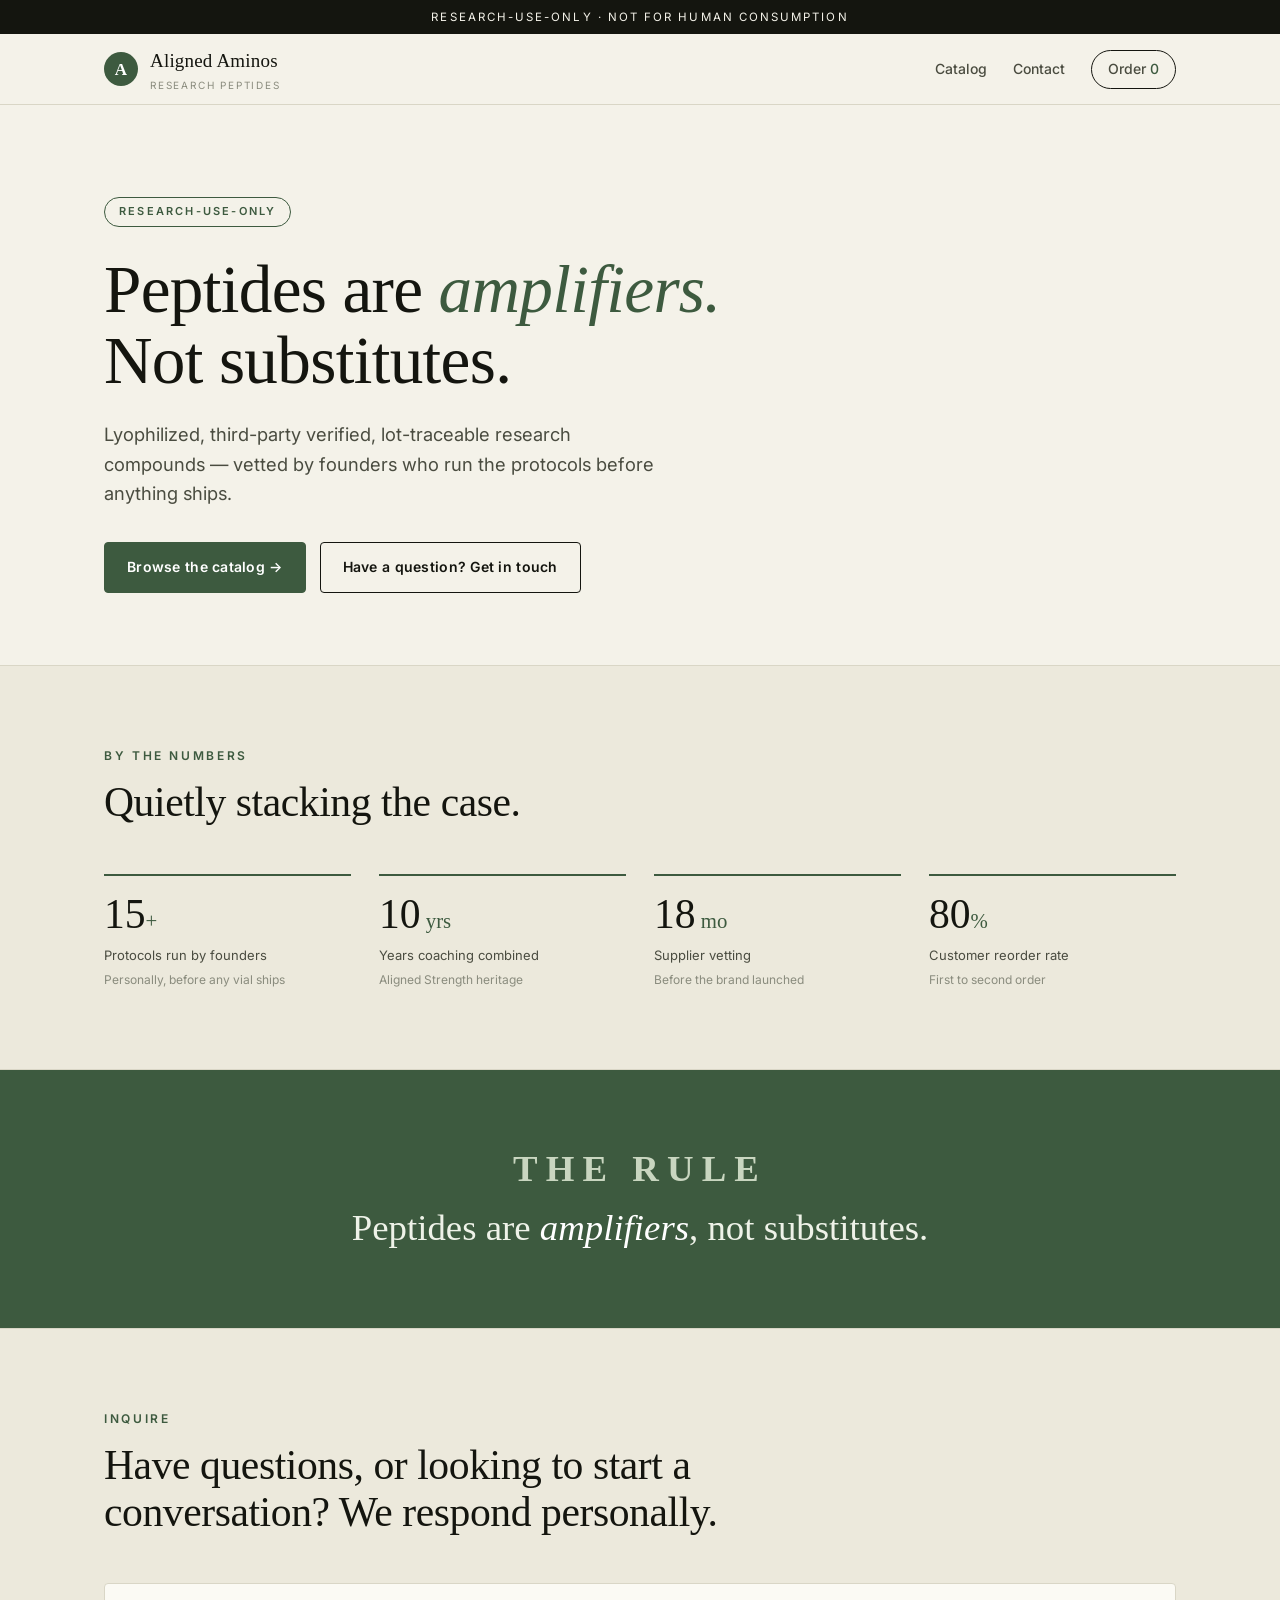
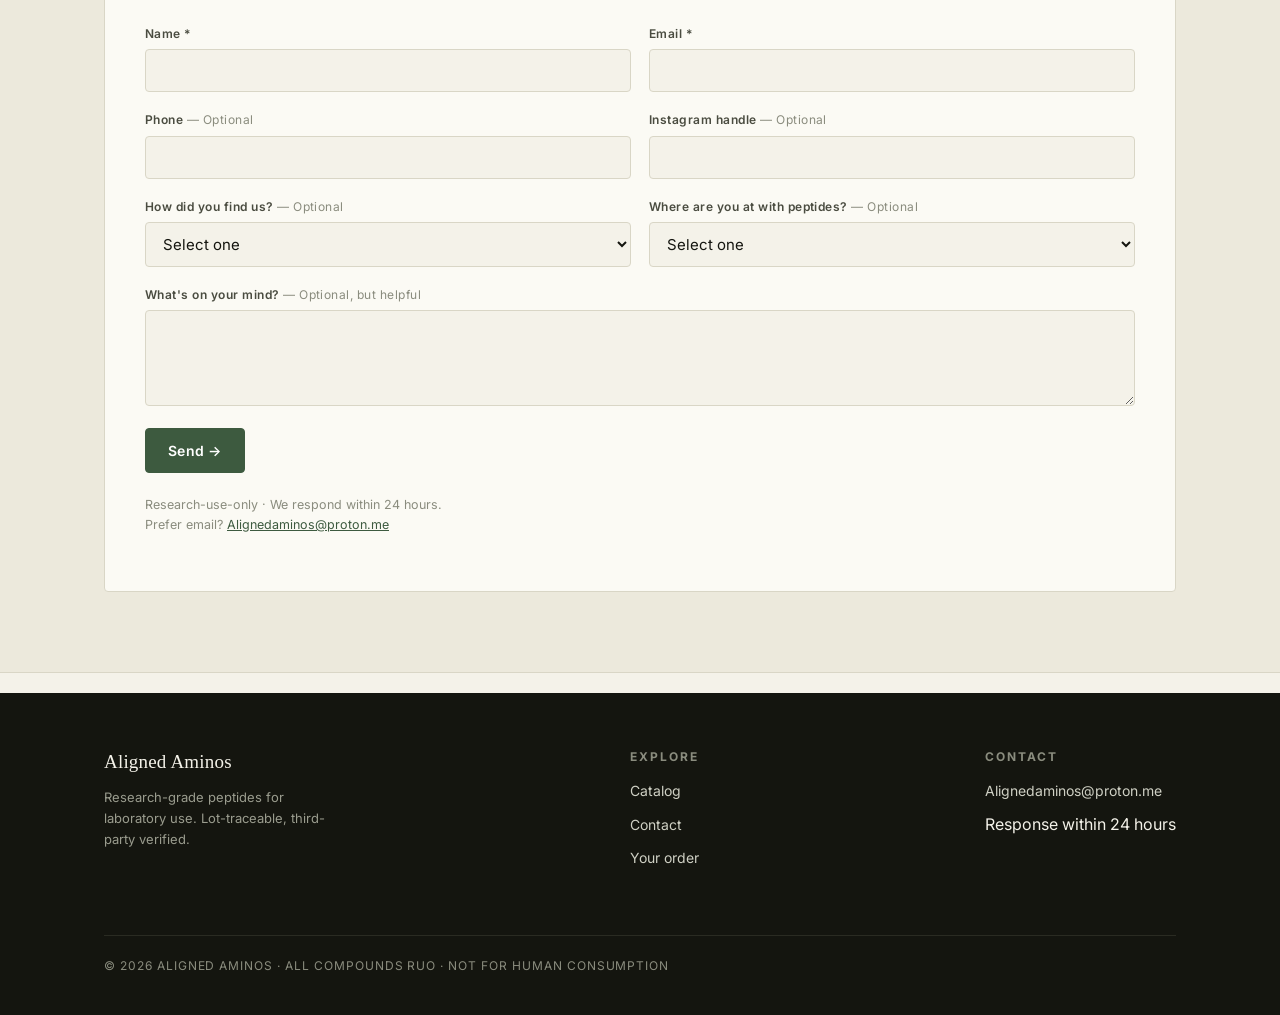
<file: index.html>
<!DOCTYPE html>
<html lang="en">
<head>
<meta charset="UTF-8" />
<meta name="viewport" content="width=device-width, initial-scale=1.0" />
<title>Aligned Aminos — Research-Grade Peptides</title>
<meta name="description" content="Research-grade peptides. Lyophilized, third-party verified, lot-traceable. Laboratory research use only." />
<link rel="preconnect" href="https://fonts.googleapis.com" />
<link rel="preconnect" href="https://fonts.gstatic.com" crossorigin />
<link href="https://fonts.googleapis.com/css2?family=Inter:wght@400;500;600;700&display=swap" rel="stylesheet" />
<link rel="stylesheet" href="styles.css" />
</head>
<body>

<!-- RUO ribbon -->
<div class="ruo-strip">Research-Use-Only · Not for human consumption</div>

<!-- Header -->
<header class="site-header">
  <div class="wrap">
    <a class="brand" href="index.html">
      <span class="brand__mark">A</span>
      <span class="brand__name">Aligned Aminos <small>Research Peptides</small></span>
    </a>
    <button class="nav-toggle" aria-label="Menu" onclick="document.getElementById('nav').classList.toggle('open')">☰</button>
    <nav class="nav" id="nav">
      <a href="catalog.html">Catalog</a>
      <a href="#contact">Contact</a>
      <a class="nav__order" href="catalog.html#cart">Order <span class="count" data-cart-count>0</span></a>
    </nav>
  </div>
</header>

<!-- Hero -->
<section class="hero">
  <div class="wrap">
    <div class="hero__inner">
      <span class="badge">Research-Use-Only</span>
      <h1>Peptides are <em>amplifiers.</em><br />Not substitutes.</h1>
      <p class="lede">Lyophilized, third-party verified, lot-traceable research compounds — vetted by founders who run the protocols before anything ships.</p>
      <div class="hero__cta">
        <a class="btn btn--accent" href="catalog.html">Browse the catalog →</a>
        <a class="btn btn--ghost" href="#contact">Have a question? Get in touch</a>
      </div>
    </div>
  </div>
</section>

<!-- By the numbers -->
<section class="section section--alt">
  <div class="wrap">
    <div class="section__head">
      <p class="eyebrow">By the Numbers</p>
      <h2>Quietly stacking the case.</h2>
    </div>
    <div class="stats">
      <div class="stat">
        <div class="stat__num">15<span>+</span></div>
        <div class="stat__label">Protocols run by founders</div>
        <div class="stat__sub">Personally, before any vial ships</div>
      </div>
      <div class="stat">
        <div class="stat__num">10<span> yrs</span></div>
        <div class="stat__label">Years coaching combined</div>
        <div class="stat__sub">Aligned Strength heritage</div>
      </div>
      <div class="stat">
        <div class="stat__num">18<span> mo</span></div>
        <div class="stat__label">Supplier vetting</div>
        <div class="stat__sub">Before the brand launched</div>
      </div>
      <div class="stat">
        <div class="stat__num">80<span>%</span></div>
        <div class="stat__label">Customer reorder rate</div>
        <div class="stat__sub">First to second order</div>
      </div>
    </div>
  </div>
</section>

<!-- The Rule -->
<section class="rule-band">
  <div class="wrap">
    <p class="eyebrow" style="color:#c9d6c0;">The Rule</p>
    <p>Peptides are <em>amplifiers</em>, not substitutes.</p>
  </div>
</section>

<!-- Inquire / Contact -->
<section class="section section--alt" id="contact">
  <div class="wrap">
    <div class="section__head">
      <p class="eyebrow">Inquire</p>
      <h2>Have questions, or looking to start a conversation? We respond personally.</h2>
    </div>
    <div class="form-card">
      <form id="inquiry-form" onsubmit="return AA.submitInquiry(event)">
        <div class="form-grid">
          <div class="field">
            <label>Name *</label>
            <input type="text" name="name" required />
          </div>
          <div class="field">
            <label>Email *</label>
            <input type="email" name="email" required />
          </div>
          <div class="field">
            <label>Phone <span class="opt">— Optional</span></label>
            <input type="tel" name="phone" />
          </div>
          <div class="field">
            <label>Instagram handle <span class="opt">— Optional</span></label>
            <input type="text" name="instagram" />
          </div>
          <div class="field">
            <label>How did you find us? <span class="opt">— Optional</span></label>
            <select name="source">
              <option value="">Select one</option>
              <option>Instagram</option>
              <option>Referral / Word of mouth</option>
              <option>Search</option>
              <option>Other</option>
            </select>
          </div>
          <div class="field">
            <label>Where are you at with peptides? <span class="opt">— Optional</span></label>
            <select name="experience">
              <option value="">Select one</option>
              <option>New to peptides</option>
              <option>Some experience</option>
              <option>Currently running protocols</option>
              <option>Just learning / curious</option>
            </select>
          </div>
          <div class="field field--full">
            <label>What's on your mind? <span class="opt">— Optional, but helpful</span></label>
            <textarea name="message"></textarea>
          </div>
          <!-- honeypot -->
          <div class="honeypot" aria-hidden="true">
            <label>Don't fill this out if you're human:</label>
            <input type="text" name="website" tabindex="-1" autocomplete="off" />
          </div>
        </div>
        <div style="margin-top:22px;">
          <button type="submit" class="btn btn--accent">Send →</button>
        </div>
        <p class="form-foot">Research-use-only · We respond within 24 hours.<br />
          Prefer email? <a href="mailto:Alignedaminos@proton.me">Alignedaminos@proton.me</a></p>
      </form>
    </div>
  </div>
</section>

<!-- Footer -->
<footer class="site-footer">
  <div class="wrap">
    <div class="footer-col">
      <span class="brand__name">Aligned Aminos</span>
      <p style="color:#9a9c8e;font-size:13px;max-width:240px;margin-top:10px;">Research-grade peptides for laboratory use. Lot-traceable, third-party verified.</p>
    </div>
    <div class="footer-col">
      <h4>Explore</h4>
      <ul>
        <li><a href="catalog.html">Catalog</a></li>
        <li><a href="#contact">Contact</a></li>
        <li><a href="catalog.html#cart">Your order</a></li>
      </ul>
    </div>
    <div class="footer-col">
      <h4>Contact</h4>
      <ul>
        <li><a href="mailto:Alignedaminos@proton.me">Alignedaminos@proton.me</a></li>
        <li>Response within 24 hours</li>
      </ul>
    </div>
    <div class="footer-legal">
      © <span id="year"></span> Aligned Aminos · All compounds RUO · Not for human consumption
    </div>
  </div>
</footer>

<div class="toast" id="toast"></div>

<script src="app.js"></script>
</body>
</html>
</file>
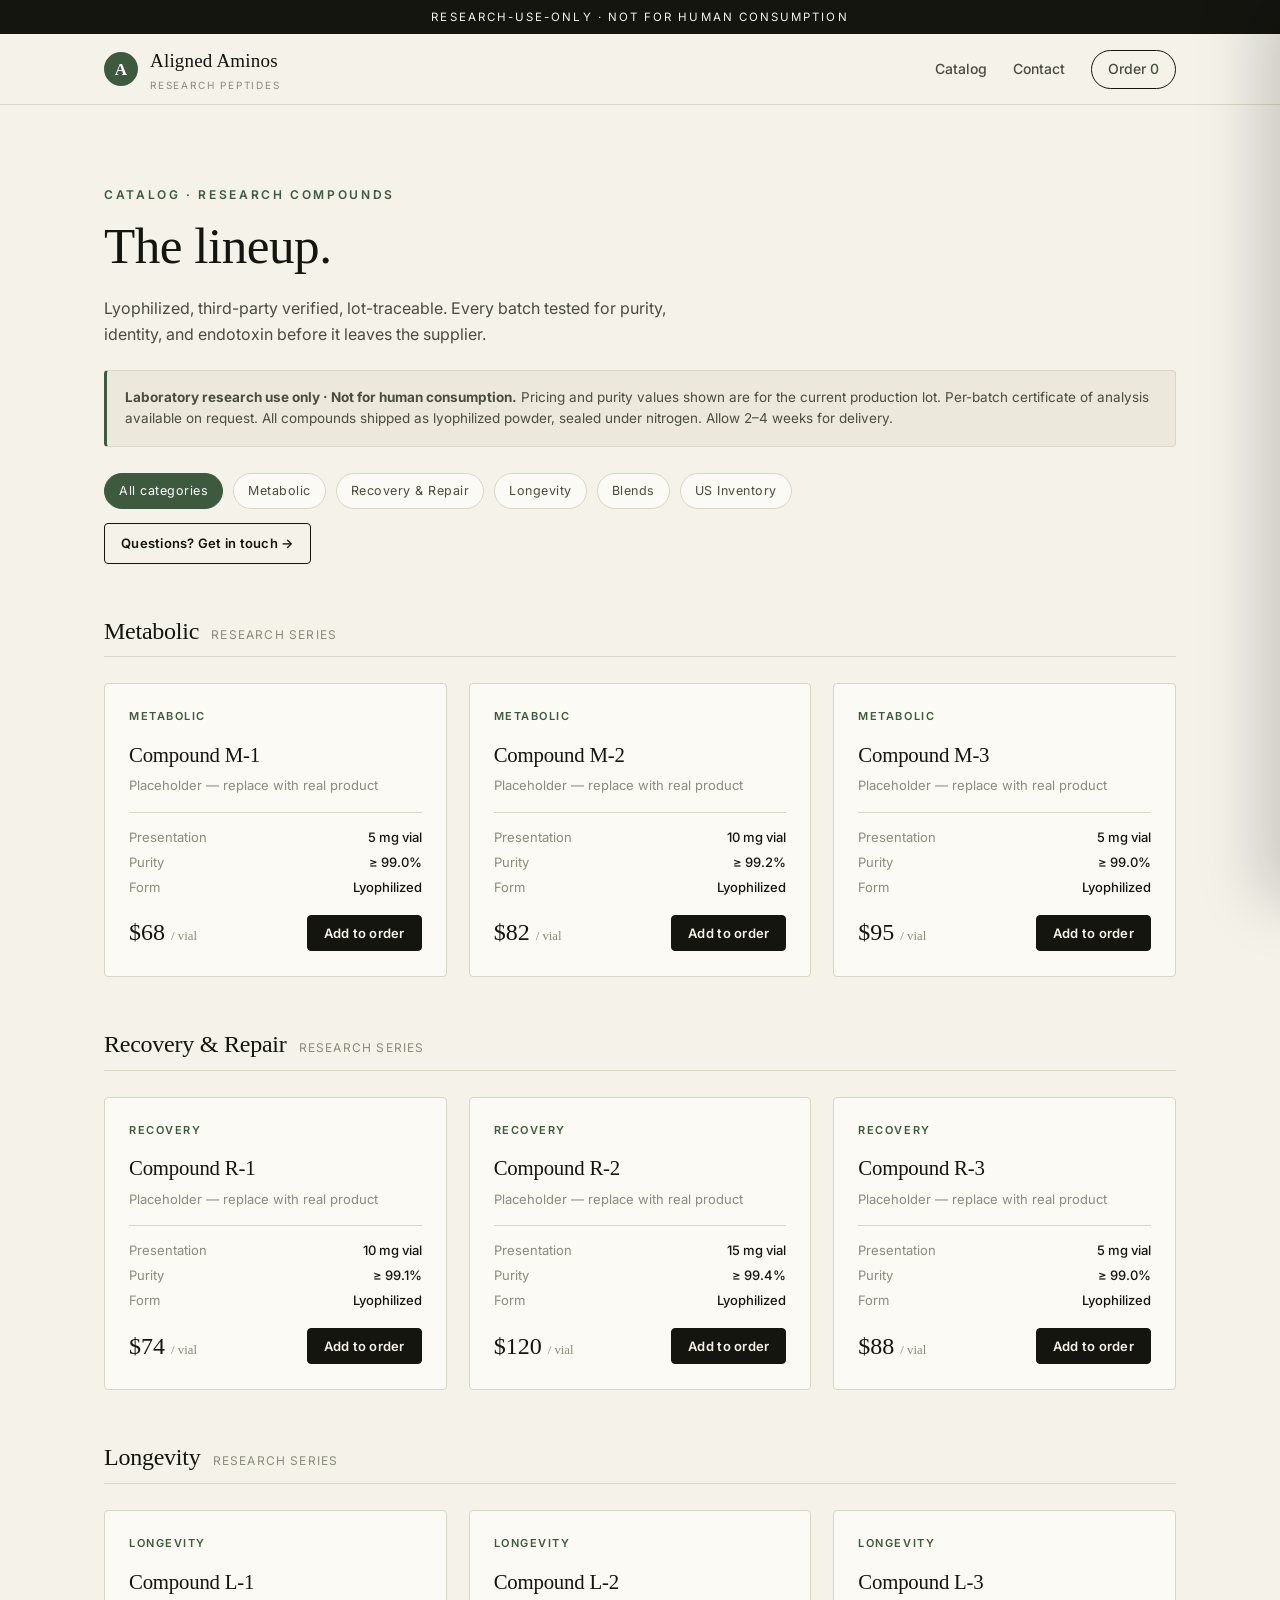
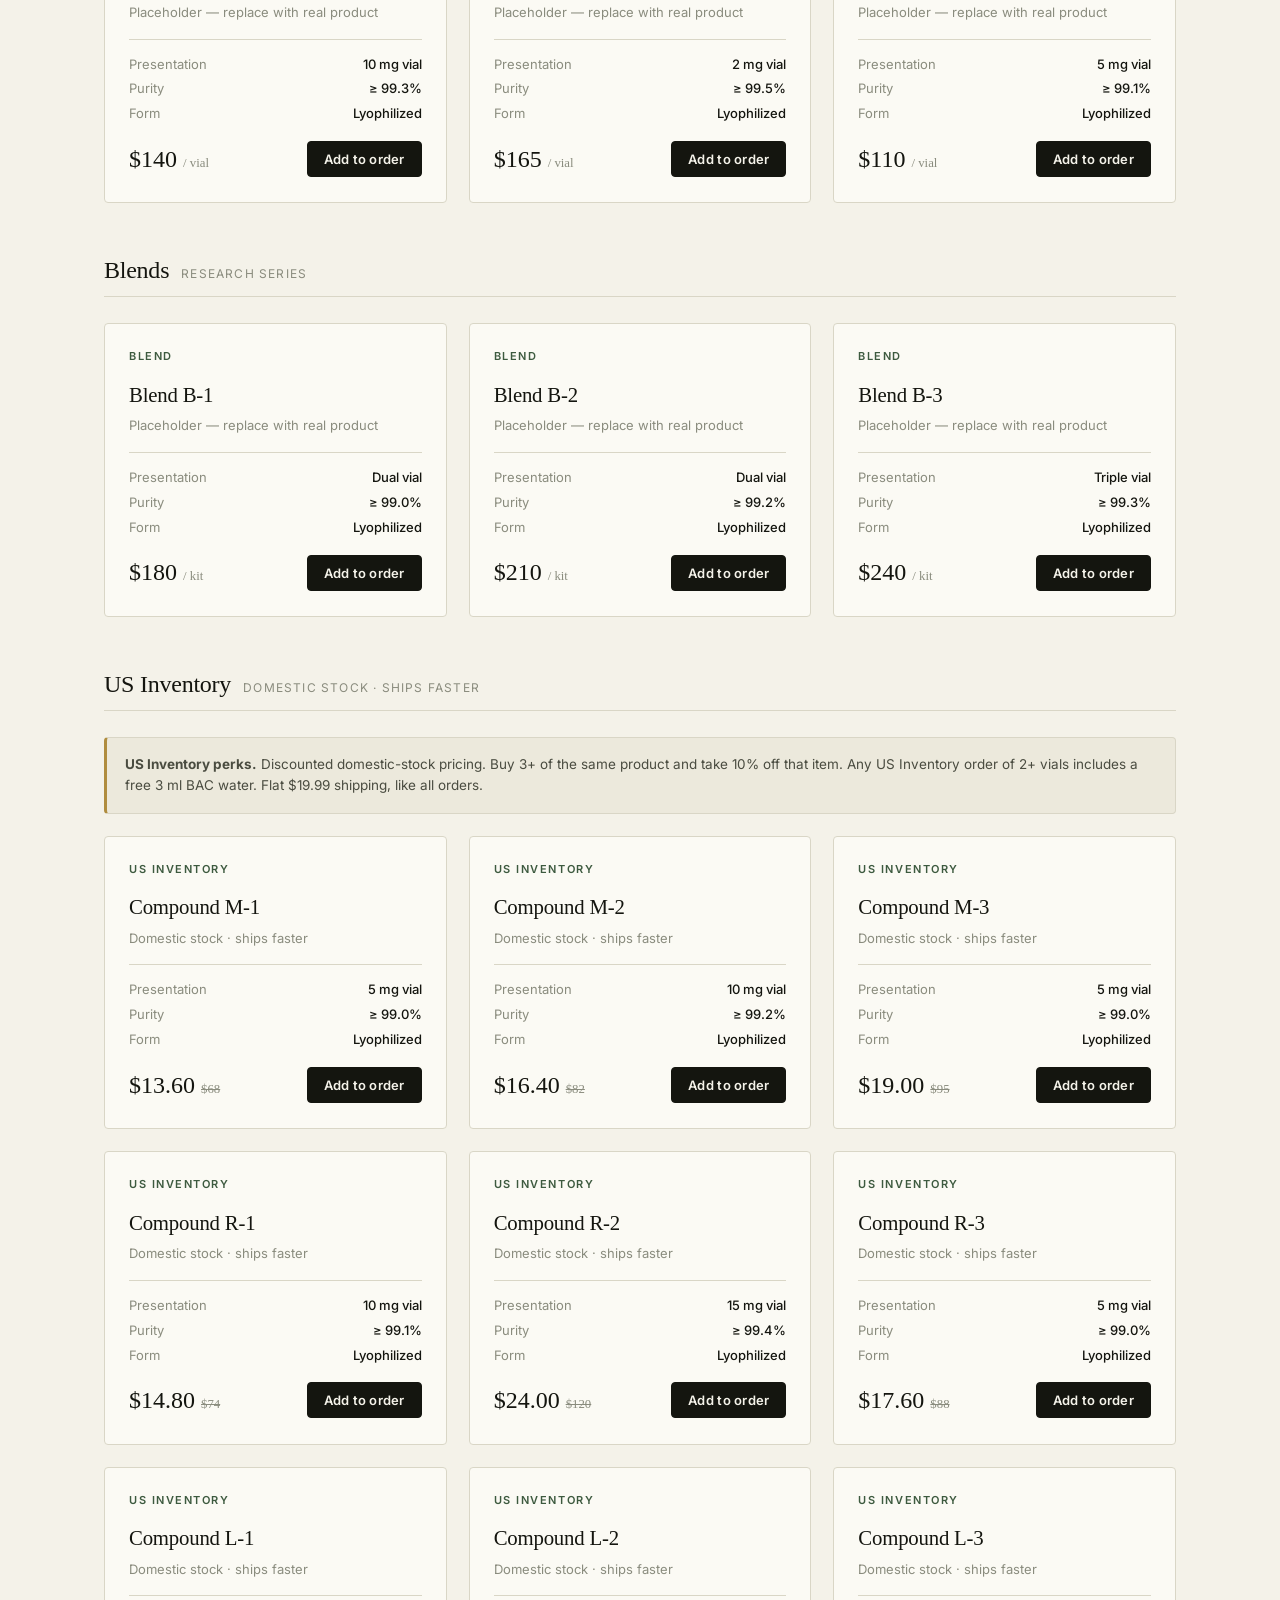
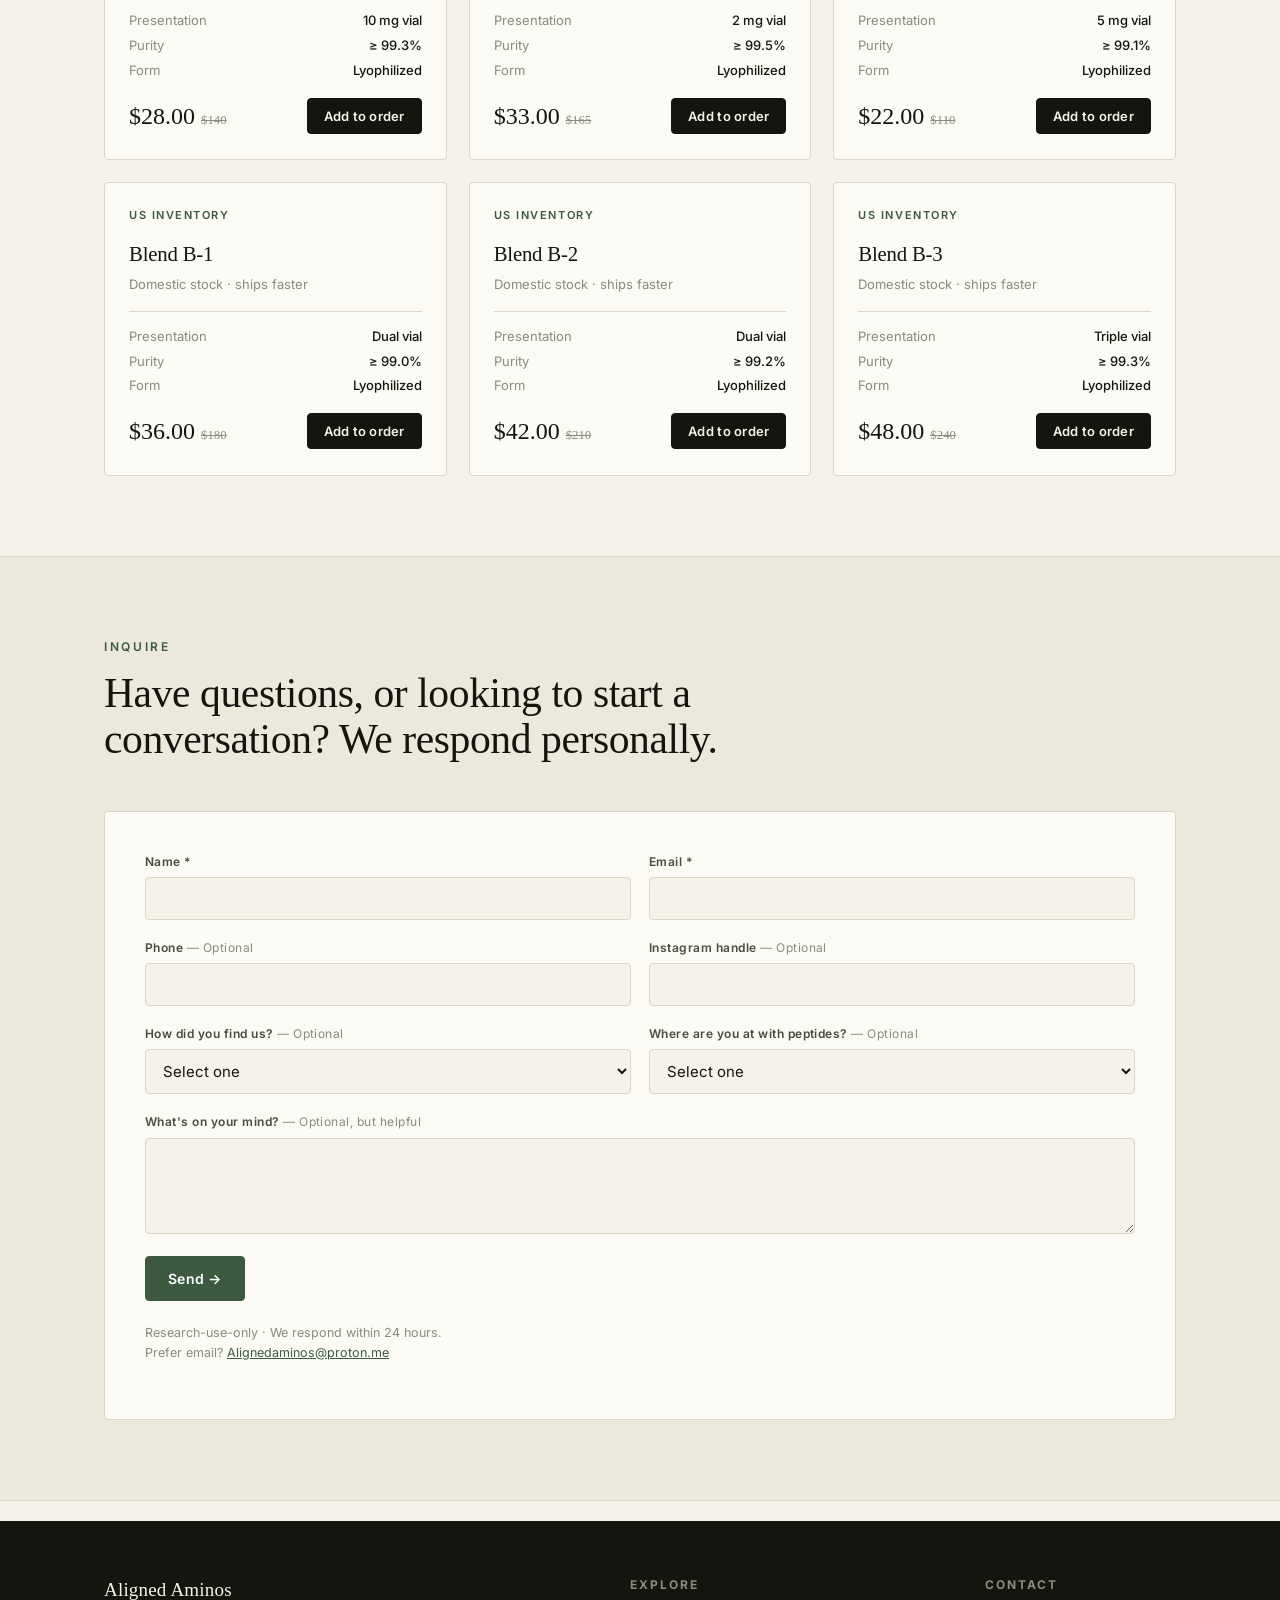
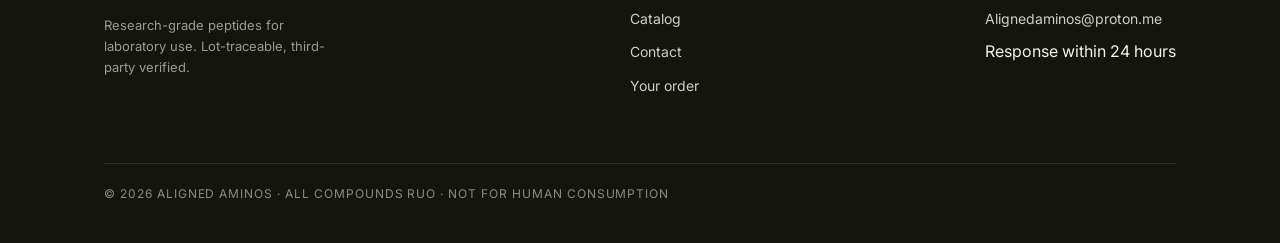
<file: catalog.html>
<!DOCTYPE html>
<html lang="en">
<head>
<meta charset="UTF-8" />
<meta name="viewport" content="width=device-width, initial-scale=1.0" />
<title>Catalog — Aligned Aminos</title>
<meta name="description" content="The lineup. Lyophilized, third-party verified, lot-traceable research compounds. Laboratory research use only." />
<link rel="preconnect" href="https://fonts.googleapis.com" />
<link rel="preconnect" href="https://fonts.gstatic.com" crossorigin />
<link href="https://fonts.googleapis.com/css2?family=Inter:wght@400;500;600;700&display=swap" rel="stylesheet" />
<link rel="stylesheet" href="styles.css" />
</head>
<body>

<div class="ruo-strip">Research-Use-Only · Not for human consumption</div>

<!-- Header -->
<header class="site-header">
  <div class="wrap">
    <a class="brand" href="index.html">
      <span class="brand__mark">A</span>
      <span class="brand__name">Aligned Aminos <small>Research Peptides</small></span>
    </a>
    <button class="nav-toggle" aria-label="Menu" onclick="document.getElementById('nav').classList.toggle('open')">☰</button>
    <nav class="nav" id="nav">
      <a href="catalog.html">Catalog</a>
      <a href="#contact">Contact</a>
      <a class="nav__order" href="#" onclick="AA.openCart();return false;">Order <span class="count" data-cart-count>0</span></a>
    </nav>
  </div>
</header>

<!-- Catalog intro -->
<section class="section catalog-intro">
  <div class="wrap">
    <p class="eyebrow">Catalog · Research Compounds</p>
    <h1 style="font-size:clamp(2rem,5vw,3.2rem);">The lineup.</h1>
    <p style="max-width:620px;">Lyophilized, third-party verified, lot-traceable. Every batch tested for purity, identity, and endotoxin before it leaves the supplier.</p>

    <div class="disclaimer">
      <strong>Laboratory research use only · Not for human consumption.</strong>
      Pricing and purity values shown are for the current production lot. Per-batch certificate of analysis available on request. All compounds shipped as lyophilized powder, sealed under nitrogen. Allow 2–4 weeks for delivery.
    </div>

    <!-- Category nav -->
    <nav class="cat-nav" id="cat-nav">
      <a href="#all" class="active" data-cat="all">All categories</a>
      <a href="#metabolic" data-cat="metabolic">Metabolic</a>
      <a href="#recovery" data-cat="recovery">Recovery &amp; Repair</a>
      <a href="#longevity" data-cat="longevity">Longevity</a>
      <a href="#blends" data-cat="blends">Blends</a>
      <a href="#us-inventory" data-cat="us-inventory">US Inventory</a>
    </nav>
    <a class="btn btn--ghost btn--sm" href="#contact" style="margin-top:6px;">Questions? Get in touch →</a>

    <!-- ================= PRODUCT GRID =================
         PLACEHOLDER CATALOG — swap these cards when your real
         catalog is ready. Each .product needs:
           data-id, data-name, data-price, data-cat
    ================================================== -->
    <div id="catalog-root">

      <div class="cat-group" data-group="metabolic">
        <div class="cat-group__title"><h2>Metabolic</h2><span>Research series</span></div>
        <div class="grid">

          <article class="product" data-id="AA-01" data-name="Compound M-1" data-price="68" data-cat="metabolic">
            <div class="product__tag">Metabolic</div>
            <h3>Compound&nbsp;M-1</h3>
            <div class="subtitle">Placeholder — replace with real product</div>
            <div class="product__spec">
              <dl>
                <dt>Presentation</dt><dd>5&nbsp;mg vial</dd>
                <dt>Purity</dt><dd>≥ 99.0%</dd>
                <dt>Form</dt><dd>Lyophilized</dd>
              </dl>
              <div class="product__buy">
                <div class="product__price">$68 <small>/ vial</small></div>
                <button class="btn btn--sm" onclick="AA.add(this)">Add to order</button>
              </div>
            </div>
          </article>

          <article class="product" data-id="AA-02" data-name="Compound M-2" data-price="82" data-cat="metabolic">
            <div class="product__tag">Metabolic</div>
            <h3>Compound&nbsp;M-2</h3>
            <div class="subtitle">Placeholder — replace with real product</div>
            <div class="product__spec">
              <dl>
                <dt>Presentation</dt><dd>10&nbsp;mg vial</dd>
                <dt>Purity</dt><dd>≥ 99.2%</dd>
                <dt>Form</dt><dd>Lyophilized</dd>
              </dl>
              <div class="product__buy">
                <div class="product__price">$82 <small>/ vial</small></div>
                <button class="btn btn--sm" onclick="AA.add(this)">Add to order</button>
              </div>
            </div>
          </article>

          <article class="product" data-id="AA-03" data-name="Compound M-3" data-price="95" data-cat="metabolic">
            <div class="product__tag">Metabolic</div>
            <h3>Compound&nbsp;M-3</h3>
            <div class="subtitle">Placeholder — replace with real product</div>
            <div class="product__spec">
              <dl>
                <dt>Presentation</dt><dd>5&nbsp;mg vial</dd>
                <dt>Purity</dt><dd>≥ 99.0%</dd>
                <dt>Form</dt><dd>Lyophilized</dd>
              </dl>
              <div class="product__buy">
                <div class="product__price">$95 <small>/ vial</small></div>
                <button class="btn btn--sm" onclick="AA.add(this)">Add to order</button>
              </div>
            </div>
          </article>

        </div>
      </div>

      <div class="cat-group" data-group="recovery">
        <div class="cat-group__title"><h2>Recovery &amp; Repair</h2><span>Research series</span></div>
        <div class="grid">

          <article class="product" data-id="AA-04" data-name="Compound R-1" data-price="74" data-cat="recovery">
            <div class="product__tag">Recovery</div>
            <h3>Compound&nbsp;R-1</h3>
            <div class="subtitle">Placeholder — replace with real product</div>
            <div class="product__spec">
              <dl>
                <dt>Presentation</dt><dd>10&nbsp;mg vial</dd>
                <dt>Purity</dt><dd>≥ 99.1%</dd>
                <dt>Form</dt><dd>Lyophilized</dd>
              </dl>
              <div class="product__buy">
                <div class="product__price">$74 <small>/ vial</small></div>
                <button class="btn btn--sm" onclick="AA.add(this)">Add to order</button>
              </div>
            </div>
          </article>

          <article class="product" data-id="AA-05" data-name="Compound R-2" data-price="120" data-cat="recovery">
            <div class="product__tag">Recovery</div>
            <h3>Compound&nbsp;R-2</h3>
            <div class="subtitle">Placeholder — replace with real product</div>
            <div class="product__spec">
              <dl>
                <dt>Presentation</dt><dd>15&nbsp;mg vial</dd>
                <dt>Purity</dt><dd>≥ 99.4%</dd>
                <dt>Form</dt><dd>Lyophilized</dd>
              </dl>
              <div class="product__buy">
                <div class="product__price">$120 <small>/ vial</small></div>
                <button class="btn btn--sm" onclick="AA.add(this)">Add to order</button>
              </div>
            </div>
          </article>

          <article class="product" data-id="AA-06" data-name="Compound R-3" data-price="88" data-cat="recovery">
            <div class="product__tag">Recovery</div>
            <h3>Compound&nbsp;R-3</h3>
            <div class="subtitle">Placeholder — replace with real product</div>
            <div class="product__spec">
              <dl>
                <dt>Presentation</dt><dd>5&nbsp;mg vial</dd>
                <dt>Purity</dt><dd>≥ 99.0%</dd>
                <dt>Form</dt><dd>Lyophilized</dd>
              </dl>
              <div class="product__buy">
                <div class="product__price">$88 <small>/ vial</small></div>
                <button class="btn btn--sm" onclick="AA.add(this)">Add to order</button>
              </div>
            </div>
          </article>

        </div>
      </div>

      <div class="cat-group" data-group="longevity">
        <div class="cat-group__title"><h2>Longevity</h2><span>Research series</span></div>
        <div class="grid">

          <article class="product" data-id="AA-07" data-name="Compound L-1" data-price="140" data-cat="longevity">
            <div class="product__tag">Longevity</div>
            <h3>Compound&nbsp;L-1</h3>
            <div class="subtitle">Placeholder — replace with real product</div>
            <div class="product__spec">
              <dl>
                <dt>Presentation</dt><dd>10&nbsp;mg vial</dd>
                <dt>Purity</dt><dd>≥ 99.3%</dd>
                <dt>Form</dt><dd>Lyophilized</dd>
              </dl>
              <div class="product__buy">
                <div class="product__price">$140 <small>/ vial</small></div>
                <button class="btn btn--sm" onclick="AA.add(this)">Add to order</button>
              </div>
            </div>
          </article>

          <article class="product" data-id="AA-08" data-name="Compound L-2" data-price="165" data-cat="longevity">
            <div class="product__tag">Longevity</div>
            <h3>Compound&nbsp;L-2</h3>
            <div class="subtitle">Placeholder — replace with real product</div>
            <div class="product__spec">
              <dl>
                <dt>Presentation</dt><dd>2&nbsp;mg vial</dd>
                <dt>Purity</dt><dd>≥ 99.5%</dd>
                <dt>Form</dt><dd>Lyophilized</dd>
              </dl>
              <div class="product__buy">
                <div class="product__price">$165 <small>/ vial</small></div>
                <button class="btn btn--sm" onclick="AA.add(this)">Add to order</button>
              </div>
            </div>
          </article>

          <article class="product" data-id="AA-09" data-name="Compound L-3" data-price="110" data-cat="longevity">
            <div class="product__tag">Longevity</div>
            <h3>Compound&nbsp;L-3</h3>
            <div class="subtitle">Placeholder — replace with real product</div>
            <div class="product__spec">
              <dl>
                <dt>Presentation</dt><dd>5&nbsp;mg vial</dd>
                <dt>Purity</dt><dd>≥ 99.1%</dd>
                <dt>Form</dt><dd>Lyophilized</dd>
              </dl>
              <div class="product__buy">
                <div class="product__price">$110 <small>/ vial</small></div>
                <button class="btn btn--sm" onclick="AA.add(this)">Add to order</button>
              </div>
            </div>
          </article>

        </div>
      </div>

      <div class="cat-group" data-group="blends">
        <div class="cat-group__title"><h2>Blends</h2><span>Research series</span></div>
        <div class="grid">

          <article class="product" data-id="AA-10" data-name="Blend B-1" data-price="180" data-cat="blends">
            <div class="product__tag">Blend</div>
            <h3>Blend&nbsp;B-1</h3>
            <div class="subtitle">Placeholder — replace with real product</div>
            <div class="product__spec">
              <dl>
                <dt>Presentation</dt><dd>Dual vial</dd>
                <dt>Purity</dt><dd>≥ 99.0%</dd>
                <dt>Form</dt><dd>Lyophilized</dd>
              </dl>
              <div class="product__buy">
                <div class="product__price">$180 <small>/ kit</small></div>
                <button class="btn btn--sm" onclick="AA.add(this)">Add to order</button>
              </div>
            </div>
          </article>

          <article class="product" data-id="AA-11" data-name="Blend B-2" data-price="210" data-cat="blends">
            <div class="product__tag">Blend</div>
            <h3>Blend&nbsp;B-2</h3>
            <div class="subtitle">Placeholder — replace with real product</div>
            <div class="product__spec">
              <dl>
                <dt>Presentation</dt><dd>Dual vial</dd>
                <dt>Purity</dt><dd>≥ 99.2%</dd>
                <dt>Form</dt><dd>Lyophilized</dd>
              </dl>
              <div class="product__buy">
                <div class="product__price">$210 <small>/ kit</small></div>
                <button class="btn btn--sm" onclick="AA.add(this)">Add to order</button>
              </div>
            </div>
          </article>

          <article class="product" data-id="AA-12" data-name="Blend B-3" data-price="240" data-cat="blends">
            <div class="product__tag">Blend</div>
            <h3>Blend&nbsp;B-3</h3>
            <div class="subtitle">Placeholder — replace with real product</div>
            <div class="product__spec">
              <dl>
                <dt>Presentation</dt><dd>Triple vial</dd>
                <dt>Purity</dt><dd>≥ 99.3%</dd>
                <dt>Form</dt><dd>Lyophilized</dd>
              </dl>
              <div class="product__buy">
                <div class="product__price">$240 <small>/ kit</small></div>
                <button class="btn btn--sm" onclick="AA.add(this)">Add to order</button>
              </div>
            </div>
          </article>

        </div>
      </div>

      <div class="cat-group" data-group="us-inventory">
        <div class="cat-group__title"><h2>US Inventory</h2><span>Domestic stock · ships faster</span></div>
        <div class="disclaimer" style="border-left-color:var(--gold);">
          <strong>US Inventory perks.</strong> Discounted domestic-stock pricing. Buy 3+ of the same product and take 10% off that item. Any US Inventory order of 2+ vials includes a free 3&nbsp;ml BAC water. Flat $19.99 shipping, like all orders.
        </div>
        <div class="grid">

          <article class="product" data-id="US-01" data-name="Compound M-1 (US)" data-price="13.60" data-cat="us-inventory" data-us="1">
            <div class="product__tag">US Inventory</div>
            <h3>Compound&nbsp;M-1</h3>
            <div class="subtitle">Domestic stock · ships faster</div>
            <div class="product__spec">
              <dl>
                <dt>Presentation</dt><dd>5&nbsp;mg vial</dd>
                <dt>Purity</dt><dd>≥ 99.0%</dd>
                <dt>Form</dt><dd>Lyophilized</dd>
              </dl>
              <div class="product__buy">
                <div class="product__price">$13.60 <small><s>$68</s></small></div>
                <button class="btn btn--sm" onclick="AA.add(this)">Add to order</button>
              </div>
            </div>
          </article>

          <article class="product" data-id="US-02" data-name="Compound M-2 (US)" data-price="16.40" data-cat="us-inventory" data-us="1">
            <div class="product__tag">US Inventory</div>
            <h3>Compound&nbsp;M-2</h3>
            <div class="subtitle">Domestic stock · ships faster</div>
            <div class="product__spec">
              <dl>
                <dt>Presentation</dt><dd>10&nbsp;mg vial</dd>
                <dt>Purity</dt><dd>≥ 99.2%</dd>
                <dt>Form</dt><dd>Lyophilized</dd>
              </dl>
              <div class="product__buy">
                <div class="product__price">$16.40 <small><s>$82</s></small></div>
                <button class="btn btn--sm" onclick="AA.add(this)">Add to order</button>
              </div>
            </div>
          </article>

          <article class="product" data-id="US-03" data-name="Compound M-3 (US)" data-price="19.00" data-cat="us-inventory" data-us="1">
            <div class="product__tag">US Inventory</div>
            <h3>Compound&nbsp;M-3</h3>
            <div class="subtitle">Domestic stock · ships faster</div>
            <div class="product__spec">
              <dl>
                <dt>Presentation</dt><dd>5&nbsp;mg vial</dd>
                <dt>Purity</dt><dd>≥ 99.0%</dd>
                <dt>Form</dt><dd>Lyophilized</dd>
              </dl>
              <div class="product__buy">
                <div class="product__price">$19.00 <small><s>$95</s></small></div>
                <button class="btn btn--sm" onclick="AA.add(this)">Add to order</button>
              </div>
            </div>
          </article>

          <article class="product" data-id="US-04" data-name="Compound R-1 (US)" data-price="14.80" data-cat="us-inventory" data-us="1">
            <div class="product__tag">US Inventory</div>
            <h3>Compound&nbsp;R-1</h3>
            <div class="subtitle">Domestic stock · ships faster</div>
            <div class="product__spec">
              <dl>
                <dt>Presentation</dt><dd>10&nbsp;mg vial</dd>
                <dt>Purity</dt><dd>≥ 99.1%</dd>
                <dt>Form</dt><dd>Lyophilized</dd>
              </dl>
              <div class="product__buy">
                <div class="product__price">$14.80 <small><s>$74</s></small></div>
                <button class="btn btn--sm" onclick="AA.add(this)">Add to order</button>
              </div>
            </div>
          </article>

          <article class="product" data-id="US-05" data-name="Compound R-2 (US)" data-price="24.00" data-cat="us-inventory" data-us="1">
            <div class="product__tag">US Inventory</div>
            <h3>Compound&nbsp;R-2</h3>
            <div class="subtitle">Domestic stock · ships faster</div>
            <div class="product__spec">
              <dl>
                <dt>Presentation</dt><dd>15&nbsp;mg vial</dd>
                <dt>Purity</dt><dd>≥ 99.4%</dd>
                <dt>Form</dt><dd>Lyophilized</dd>
              </dl>
              <div class="product__buy">
                <div class="product__price">$24.00 <small><s>$120</s></small></div>
                <button class="btn btn--sm" onclick="AA.add(this)">Add to order</button>
              </div>
            </div>
          </article>

          <article class="product" data-id="US-06" data-name="Compound R-3 (US)" data-price="17.60" data-cat="us-inventory" data-us="1">
            <div class="product__tag">US Inventory</div>
            <h3>Compound&nbsp;R-3</h3>
            <div class="subtitle">Domestic stock · ships faster</div>
            <div class="product__spec">
              <dl>
                <dt>Presentation</dt><dd>5&nbsp;mg vial</dd>
                <dt>Purity</dt><dd>≥ 99.0%</dd>
                <dt>Form</dt><dd>Lyophilized</dd>
              </dl>
              <div class="product__buy">
                <div class="product__price">$17.60 <small><s>$88</s></small></div>
                <button class="btn btn--sm" onclick="AA.add(this)">Add to order</button>
              </div>
            </div>
          </article>

          <article class="product" data-id="US-07" data-name="Compound L-1 (US)" data-price="28.00" data-cat="us-inventory" data-us="1">
            <div class="product__tag">US Inventory</div>
            <h3>Compound&nbsp;L-1</h3>
            <div class="subtitle">Domestic stock · ships faster</div>
            <div class="product__spec">
              <dl>
                <dt>Presentation</dt><dd>10&nbsp;mg vial</dd>
                <dt>Purity</dt><dd>≥ 99.3%</dd>
                <dt>Form</dt><dd>Lyophilized</dd>
              </dl>
              <div class="product__buy">
                <div class="product__price">$28.00 <small><s>$140</s></small></div>
                <button class="btn btn--sm" onclick="AA.add(this)">Add to order</button>
              </div>
            </div>
          </article>

          <article class="product" data-id="US-08" data-name="Compound L-2 (US)" data-price="33.00" data-cat="us-inventory" data-us="1">
            <div class="product__tag">US Inventory</div>
            <h3>Compound&nbsp;L-2</h3>
            <div class="subtitle">Domestic stock · ships faster</div>
            <div class="product__spec">
              <dl>
                <dt>Presentation</dt><dd>2&nbsp;mg vial</dd>
                <dt>Purity</dt><dd>≥ 99.5%</dd>
                <dt>Form</dt><dd>Lyophilized</dd>
              </dl>
              <div class="product__buy">
                <div class="product__price">$33.00 <small><s>$165</s></small></div>
                <button class="btn btn--sm" onclick="AA.add(this)">Add to order</button>
              </div>
            </div>
          </article>

          <article class="product" data-id="US-09" data-name="Compound L-3 (US)" data-price="22.00" data-cat="us-inventory" data-us="1">
            <div class="product__tag">US Inventory</div>
            <h3>Compound&nbsp;L-3</h3>
            <div class="subtitle">Domestic stock · ships faster</div>
            <div class="product__spec">
              <dl>
                <dt>Presentation</dt><dd>5&nbsp;mg vial</dd>
                <dt>Purity</dt><dd>≥ 99.1%</dd>
                <dt>Form</dt><dd>Lyophilized</dd>
              </dl>
              <div class="product__buy">
                <div class="product__price">$22.00 <small><s>$110</s></small></div>
                <button class="btn btn--sm" onclick="AA.add(this)">Add to order</button>
              </div>
            </div>
          </article>

          <article class="product" data-id="US-10" data-name="Blend B-1 (US)" data-price="36.00" data-cat="us-inventory" data-us="1">
            <div class="product__tag">US Inventory</div>
            <h3>Blend&nbsp;B-1</h3>
            <div class="subtitle">Domestic stock · ships faster</div>
            <div class="product__spec">
              <dl>
                <dt>Presentation</dt><dd>Dual vial</dd>
                <dt>Purity</dt><dd>≥ 99.0%</dd>
                <dt>Form</dt><dd>Lyophilized</dd>
              </dl>
              <div class="product__buy">
                <div class="product__price">$36.00 <small><s>$180</s></small></div>
                <button class="btn btn--sm" onclick="AA.add(this)">Add to order</button>
              </div>
            </div>
          </article>

          <article class="product" data-id="US-11" data-name="Blend B-2 (US)" data-price="42.00" data-cat="us-inventory" data-us="1">
            <div class="product__tag">US Inventory</div>
            <h3>Blend&nbsp;B-2</h3>
            <div class="subtitle">Domestic stock · ships faster</div>
            <div class="product__spec">
              <dl>
                <dt>Presentation</dt><dd>Dual vial</dd>
                <dt>Purity</dt><dd>≥ 99.2%</dd>
                <dt>Form</dt><dd>Lyophilized</dd>
              </dl>
              <div class="product__buy">
                <div class="product__price">$42.00 <small><s>$210</s></small></div>
                <button class="btn btn--sm" onclick="AA.add(this)">Add to order</button>
              </div>
            </div>
          </article>

          <article class="product" data-id="US-12" data-name="Blend B-3 (US)" data-price="48.00" data-cat="us-inventory" data-us="1">
            <div class="product__tag">US Inventory</div>
            <h3>Blend&nbsp;B-3</h3>
            <div class="subtitle">Domestic stock · ships faster</div>
            <div class="product__spec">
              <dl>
                <dt>Presentation</dt><dd>Triple vial</dd>
                <dt>Purity</dt><dd>≥ 99.3%</dd>
                <dt>Form</dt><dd>Lyophilized</dd>
              </dl>
              <div class="product__buy">
                <div class="product__price">$48.00 <small><s>$240</s></small></div>
                <button class="btn btn--sm" onclick="AA.add(this)">Add to order</button>
              </div>
            </div>
          </article>

        </div>
      </div>

    </div><!-- /catalog-root -->
  </div>
</section>

<!-- Inquire / Contact -->
<section class="section section--alt" id="contact">
  <div class="wrap">
    <div class="section__head">
      <p class="eyebrow">Inquire</p>
      <h2>Have questions, or looking to start a conversation? We respond personally.</h2>
    </div>
    <div class="form-card">
      <form id="inquiry-form" onsubmit="return AA.submitInquiry(event)">
        <div class="form-grid">
          <div class="field"><label>Name *</label><input type="text" name="name" required /></div>
          <div class="field"><label>Email *</label><input type="email" name="email" required /></div>
          <div class="field"><label>Phone <span class="opt">— Optional</span></label><input type="tel" name="phone" /></div>
          <div class="field"><label>Instagram handle <span class="opt">— Optional</span></label><input type="text" name="instagram" /></div>
          <div class="field">
            <label>How did you find us? <span class="opt">— Optional</span></label>
            <select name="source"><option value="">Select one</option><option>Instagram</option><option>Referral / Word of mouth</option><option>Search</option><option>Other</option></select>
          </div>
          <div class="field">
            <label>Where are you at with peptides? <span class="opt">— Optional</span></label>
            <select name="experience"><option value="">Select one</option><option>New to peptides</option><option>Some experience</option><option>Currently running protocols</option><option>Just learning / curious</option></select>
          </div>
          <div class="field field--full"><label>What's on your mind? <span class="opt">— Optional, but helpful</span></label><textarea name="message"></textarea></div>
          <div class="honeypot" aria-hidden="true"><label>Don't fill this out if you're human:</label><input type="text" name="website" tabindex="-1" autocomplete="off" /></div>
        </div>
        <div style="margin-top:22px;"><button type="submit" class="btn btn--accent">Send →</button></div>
        <p class="form-foot">Research-use-only · We respond within 24 hours.<br />Prefer email? <a href="mailto:Alignedaminos@proton.me">Alignedaminos@proton.me</a></p>
      </form>
    </div>
  </div>
</section>

<!-- Footer -->
<footer class="site-footer">
  <div class="wrap">
    <div class="footer-col">
      <span class="brand__name">Aligned Aminos</span>
      <p style="color:#9a9c8e;font-size:13px;max-width:240px;margin-top:10px;">Research-grade peptides for laboratory use. Lot-traceable, third-party verified.</p>
    </div>
    <div class="footer-col">
      <h4>Explore</h4>
      <ul><li><a href="catalog.html">Catalog</a></li><li><a href="#contact">Contact</a></li><li><a href="#" onclick="AA.openCart();return false;">Your order</a></li></ul>
    </div>
    <div class="footer-col">
      <h4>Contact</h4>
      <ul><li><a href="mailto:Alignedaminos@proton.me">Alignedaminos@proton.me</a></li><li>Response within 24 hours</li></ul>
    </div>
    <div class="footer-legal">© <span id="year"></span> Aligned Aminos · All compounds RUO · Not for human consumption</div>
  </div>
</footer>

<!-- ===================== CART DRAWER ===================== -->
<div class="overlay" id="overlay" onclick="AA.closeCart()"></div>
<aside class="drawer" id="cart" aria-label="Your order">
  <div class="drawer__head">
    <h2>Your order</h2>
    <button class="drawer__close" onclick="AA.closeCart()" aria-label="Close">×</button>
  </div>
  <div class="drawer__ruo">Research-use-only · Not for human consumption</div>
  <div class="drawer__body" id="cart-body">
    <div class="drawer__empty">Your order is empty. Add compounds from the catalog to begin.</div>
  </div>
  <div class="drawer__foot">
    <div id="cart-totals" class="totals"></div>
    <button class="btn btn--accent btn--block" id="checkout-btn" onclick="AA.startCheckout()" disabled>Continue to order details →</button>
    <p class="drawer__note">Flat $19.99 shipping on all orders. No payment is taken here — we email you to confirm stock and arrange payment. Allow 2–4 weeks for delivery (US Inventory ships faster).</p>
  </div>
</aside>

<!-- ===================== CHECKOUT MODAL ===================== -->
<div class="modal" id="checkout">
  <div class="modal__panel">
    <div class="modal__head">
      <h2 id="checkout-title">Order details</h2>
      <button class="drawer__close" onclick="AA.closeCheckout()" aria-label="Close">×</button>
    </div>
    <div class="modal__body">

      <!-- STEP 1 — details -->
      <div class="steps active" id="step-details">
        <form id="details-form">
          <div class="form-grid">
            <div class="field"><label>Email *</label><input type="email" name="email" required /></div>
            <div class="field"><label>Phone *</label><input type="tel" name="phone" required /></div>
            <div class="field field--full"><label>Shipping address *</label><input type="text" name="address" required /></div>
            <div class="field"><label>Apt / Suite <span class="opt">— Optional</span></label><input type="text" name="apt" /></div>
            <div class="field"><label>City *</label><input type="text" name="city" required /></div>
            <div class="field"><label>State / Region *</label><input type="text" name="state" required /></div>
            <div class="field"><label>ZIP / Postal *</label><input type="text" name="zip" required /></div>
            <div class="field field--full"><label>Country *</label><input type="text" name="country" required /></div>
            <div class="field field--full"><label>Notes <span class="opt">— Optional</span></label><textarea name="notes"></textarea></div>
            <div class="field field--full"><label>Referral code <span class="opt">— Optional</span></label>
              <div style="display:flex;gap:8px;"><input type="text" name="referral" /><button type="button" class="btn btn--ghost btn--sm" onclick="AA.toast('Referral noted')">Apply</button></div>
            </div>
          </div>
          <label class="consent"><input type="checkbox" name="consent" required /> I understand these compounds are sold for laboratory research use only and not for human consumption.</label>
          <div class="honeypot" aria-hidden="true"><label>Don't fill this out if you're human:</label><input type="text" name="website" tabindex="-1" autocomplete="off" /></div>
          <div id="totals-details" class="totals" style="margin-top:16px;"></div>
        </form>
        <p class="drawer__note">Flat $19.99 shipping on all orders. No payment is taken here. The next screen collects your payment method and your order number.</p>
      </div>

      <!-- STEP 2 — payment -->
      <div class="steps" id="step-payment">
        <p style="margin-bottom:16px;">Your order <strong id="order-num-inline"></strong> is reserved. Pay with any method below to lock it in — we confirm stock and shipping once payment arrives.</p>
        <div class="pay-tabs">
          <div class="pay-tab active" data-pay="venmo" onclick="AA.payTab('venmo')">Venmo</div>
          <div class="pay-tab" data-pay="zelle" onclick="AA.payTab('zelle')">Zelle</div>
          <div class="pay-tab" data-pay="wise" onclick="AA.payTab('wise')">Wise</div>
          <div class="pay-tab" data-pay="usdt" onclick="AA.payTab('usdt')">USDT</div>
        </div>

        <!-- Venmo -->
        <div class="pay-panel active" id="pay-venmo">
          <div class="pay-field"><div class="k">Venmo handle</div><div class="v"><span>@AlignedAminos</span><button class="copy-btn" onclick="AA.copy('@AlignedAminos', this)">Copy</button></div></div>
          <div class="pay-field"><div class="k">Amount</div><div class="v"><span>$<span class="amt-total">0</span></span></div></div>
          <div class="pay-field"><div class="k">Memo</div><div class="v"><span class="order-num">—</span><button class="copy-btn" onclick="AA.copyOrder(this)">Copy</button></div></div>
          <div class="pay-warn"><strong>Put the memo exactly as shown</strong> — it's your order number, and it's how we match your payment. Changing it will delay your order.</div>
        </div>

        <!-- Zelle -->
        <div class="pay-panel" id="pay-zelle">
          <div class="pay-field"><div class="k">Zelle email</div><div class="v"><span>alignedaminos@proton.me</span><button class="copy-btn" onclick="AA.copy('alignedaminos@proton.me', this)">Copy</button></div></div>
          <div class="pay-field"><div class="k">Amount</div><div class="v"><span>$<span class="amt-total">0</span></span></div></div>
          <div class="pay-field"><div class="k">Memo</div><div class="v"><span class="order-num">—</span><button class="copy-btn" onclick="AA.copyOrder(this)">Copy</button></div></div>
          <div class="pay-warn"><strong>Put the memo exactly as shown</strong> — it's your order number, and it's how we match your payment. Changing it will delay your order.</div>
        </div>

        <!-- Wise -->
        <div class="pay-panel" id="pay-wise">
          <div class="pay-field"><div class="k">Wise (email)</div><div class="v"><span data-wise-handle>jordan.d.schwartz@gmail.com</span><button class="copy-btn" onclick="AA.copy('jordan.d.schwartz@gmail.com', this)">Copy</button></div></div>
          <div class="pay-field"><div class="k">Amount</div><div class="v"><span>$<span class="amt-total">0</span></span></div></div>
          <div class="pay-field"><div class="k">Reference</div><div class="v"><span class="order-num">—</span><button class="copy-btn" onclick="AA.copyOrder(this)">Copy</button></div></div>
          <div class="pay-warn"><strong>Put the reference exactly as shown</strong> — it's your order number, and it's how we match your payment. Changing it will delay your order.</div>
        </div>

        <!-- USDT -->
        <div class="pay-panel" id="pay-usdt">
          <div class="pay-field"><div class="k">Network</div><div class="v"><span>Ethereum (ERC-20)</span></div></div>
          <div class="pay-field"><div class="k">Amount</div><div class="v"><span><span class="amt-total">0</span> USDT</span></div></div>
          <div class="pay-field"><div class="k">Wallet address</div><div class="v"><span style="font-size:.82rem;">0x2a92023d91dda9698dfe80d942679537ad61368e</span><button class="copy-btn" onclick="AA.copy('0x2a92023d91dda9698dfe80d942679537ad61368e', this)">Copy</button></div></div>
          <div class="pay-warn">Send the <strong>exact amount</strong> shown — it's how we match your payment to your order. Your order is confirmed once the transfer shows on-chain.</div>
        </div>
      </div>

      <!-- STEP 3 — receipt -->
      <div class="steps" id="step-receipt">
        <div class="receipt">
          <p class="eyebrow" style="text-align:center;">Order received</p>
          <div class="receipt__num order-num">—</div>
          <p>This is your copy — print or save it for your records. We'll email you to confirm stock and shipping.</p>
          <div id="receipt-lines" style="text-align:left;margin:20px 0;"></div>
          <div id="totals-receipt" class="totals" style="text-align:left;"></div>
          <button class="btn btn--ghost btn--block" style="margin-top:16px;" onclick="window.print()">Print / Save</button>
        </div>
      </div>

    </div>
    <div class="modal__foot" id="checkout-foot">
      <button class="btn btn--ghost btn--sm" id="back-btn" onclick="AA.checkoutBack()">← Back</button>
      <button class="btn btn--accent btn--sm" id="next-btn" onclick="AA.checkoutNext()">Continue →</button>
    </div>
  </div>
</div>

<div class="toast" id="toast"></div>

<script src="app.js"></script>
</body>
</html>
</file>
<file: styles.css>
/* =========================================================================
   Aligned Aminos — shared styles
   Research-grade peptides. Clean, clinical, editorial.
   Swap fonts/colors via the :root variables below.
   ========================================================================= */

:root {
  /* Palette */
  --ink:        #14150f;   /* near-black text */
  --ink-soft:   #4a4c40;   /* muted body text */
  --ink-faint:  #8a8c7e;   /* captions, meta */
  --paper:      #f4f2e9;   /* warm off-white page bg */
  --paper-2:    #ece9dc;   /* alternating band */
  --card:       #fbfaf4;   /* card surfaces */
  --line:       #d9d6c6;   /* hairlines */
  --accent:     #3d5a3f;   /* aligned sage green */
  --accent-2:   #5c7a4f;   /* lighter green */
  --gold:       #b08d3f;   /* subtle warm accent */
  --danger:     #8a3b2e;

  /* Type */
  --serif: "Georgia", "Times New Roman", serif;
  --sans:  "Inter", -apple-system, BlinkMacSystemFont, "Segoe UI", Helvetica, Arial, sans-serif;

  /* Metrics */
  --maxw: 1120px;
  --radius: 4px;
  --gutter: 24px;
}

* { box-sizing: border-box; }

html { scroll-behavior: smooth; }

body {
  margin: 0;
  font-family: var(--sans);
  color: var(--ink);
  background: var(--paper);
  line-height: 1.6;
  -webkit-font-smoothing: antialiased;
  text-rendering: optimizeLegibility;
}

img { max-width: 100%; display: block; }

a { color: inherit; text-decoration: none; }

.wrap { max-width: var(--maxw); margin: 0 auto; padding: 0 var(--gutter); }

.eyebrow {
  font-size: 12px;
  letter-spacing: .22em;
  text-transform: uppercase;
  color: var(--accent);
  font-weight: 600;
  margin: 0 0 14px;
}

h1, h2, h3 { font-family: var(--serif); font-weight: 500; letter-spacing: -0.01em; color: var(--ink); }

h1 { font-size: clamp(2.4rem, 6vw, 4.2rem); line-height: 1.05; margin: 0 0 24px; }
h2 { font-size: clamp(1.7rem, 3.5vw, 2.6rem); line-height: 1.12; margin: 0 0 20px; }
h3 { font-size: 1.15rem; margin: 0 0 8px; }

p { margin: 0 0 16px; color: var(--ink-soft); }

em { font-style: italic; }

/* ---------- Buttons ---------- */
.btn {
  display: inline-flex; align-items: center; gap: 8px;
  font-family: var(--sans); font-size: 14px; font-weight: 600;
  letter-spacing: .02em;
  padding: 13px 22px;
  border-radius: var(--radius);
  border: 1px solid var(--ink);
  background: var(--ink); color: var(--paper);
  cursor: pointer; transition: all .18s ease;
}
.btn:hover { background: transparent; color: var(--ink); }
.btn--ghost { background: transparent; color: var(--ink); }
.btn--ghost:hover { background: var(--ink); color: var(--paper); }
.btn--accent { background: var(--accent); border-color: var(--accent); color: #fff; }
.btn--accent:hover { background: transparent; color: var(--accent); }
.btn--sm { padding: 9px 16px; font-size: 13px; }
.btn--block { width: 100%; justify-content: center; }
.btn:disabled { opacity: .45; cursor: not-allowed; }

/* ---------- Header ---------- */
.site-header {
  position: sticky; top: 0; z-index: 40;
  background: rgba(244,242,233,.9);
  backdrop-filter: saturate(140%) blur(8px);
  border-bottom: 1px solid var(--line);
}
.site-header .wrap {
  display: flex; align-items: center; justify-content: space-between;
  height: 70px;
}
.brand { display: flex; align-items: center; gap: 12px; }
.brand__mark {
  width: 34px; height: 34px; border-radius: 50%;
  background: var(--accent); color: #fff;
  display: grid; place-items: center;
  font-family: var(--serif); font-size: 17px; font-weight: 600;
}
.brand__name { font-family: var(--serif); font-size: 19px; letter-spacing: .01em; }
.brand__name small { display: block; font-family: var(--sans); font-size: 10px; letter-spacing: .18em; text-transform: uppercase; color: var(--ink-faint); }

.nav { display: flex; align-items: center; gap: 26px; }
.nav a { font-size: 14px; font-weight: 500; color: var(--ink-soft); transition: color .15s; }
.nav a:hover { color: var(--ink); }
.nav__order {
  border: 1px solid var(--ink); border-radius: 40px;
  padding: 7px 16px; font-weight: 600; color: var(--ink);
}
.nav__order .count { color: var(--accent); }

.nav-toggle { display: none; background: none; border: 0; font-size: 22px; cursor: pointer; }

/* ---------- RUO ribbon ---------- */
.ruo-strip {
  background: var(--ink); color: var(--paper);
  text-align: center; font-size: 11.5px; letter-spacing: .18em;
  text-transform: uppercase; padding: 8px 12px;
}

/* ---------- Hero ---------- */
.hero { padding: 92px 0 72px; }
.hero__inner { max-width: 820px; }
.hero .badge {
  display: inline-block; font-size: 11px; letter-spacing: .2em;
  text-transform: uppercase; color: var(--accent);
  border: 1px solid var(--accent); border-radius: 40px;
  padding: 5px 14px; margin-bottom: 28px; font-weight: 600;
}
.hero h1 em { color: var(--accent); font-style: italic; }
.hero .lede { font-size: 1.15rem; max-width: 560px; margin-bottom: 34px; }
.hero__cta { display: flex; flex-wrap: wrap; gap: 14px; }

/* ---------- Section frame ---------- */
.section { padding: 80px 0; }
.section--alt { background: var(--paper-2); border-top: 1px solid var(--line); border-bottom: 1px solid var(--line); }
.section__head { max-width: 640px; margin-bottom: 48px; }

/* ---------- Stats ---------- */
.stats { display: grid; grid-template-columns: repeat(4, 1fr); gap: 28px; }
.stat { border-top: 2px solid var(--accent); padding-top: 18px; }
.stat__num { font-family: var(--serif); font-size: 2.6rem; line-height: 1; color: var(--ink); margin-bottom: 10px; }
.stat__num span { font-size: 1.3rem; color: var(--accent); }
.stat__label { font-size: 13px; color: var(--ink-soft); }
.stat__sub { font-size: 12px; color: var(--ink-faint); margin-top: 4px; }

/* ---------- Testimonials ---------- */
.quotes { display: grid; grid-template-columns: 1fr 1fr; gap: 28px; }
.quote {
  background: var(--card); border: 1px solid var(--line);
  border-radius: var(--radius); padding: 34px 30px; position: relative;
}
.quote .mark { font-family: var(--serif); font-size: 3rem; color: var(--accent); line-height: .6; }
.quote blockquote { margin: 12px 0 20px; font-family: var(--serif); font-size: 1.25rem; color: var(--ink); }
.quote cite { font-style: normal; font-size: 12px; letter-spacing: .1em; text-transform: uppercase; color: var(--ink-faint); }

/* ---------- The Rule band ---------- */
.rule-band { background: var(--accent); color: #fff; text-align: center; padding: 70px 0; }
.rule-band p { color: #eef2e8; font-size: clamp(1.5rem, 3.5vw, 2.3rem); font-family: var(--serif); margin: 0; }
.rule-band em { font-style: italic; color: #fff; }

/* ---------- Forms ---------- */
.form-card {
  background: var(--card); border: 1px solid var(--line);
  border-radius: var(--radius); padding: 40px;
}
.form-grid { display: grid; grid-template-columns: 1fr 1fr; gap: 18px; }
.field { display: flex; flex-direction: column; gap: 6px; }
.field--full { grid-column: 1 / -1; }
.field label { font-size: 12px; font-weight: 600; letter-spacing: .04em; color: var(--ink-soft); }
.field label .opt { color: var(--ink-faint); font-weight: 400; }
.field input, .field select, .field textarea {
  font-family: var(--sans); font-size: 15px; color: var(--ink);
  background: var(--paper); border: 1px solid var(--line);
  border-radius: var(--radius); padding: 11px 13px;
}
.field textarea { resize: vertical; min-height: 96px; }
.field input:focus, .field select:focus, .field textarea:focus {
  outline: none; border-color: var(--accent); box-shadow: 0 0 0 3px rgba(61,90,63,.12);
}
.honeypot { position: absolute; left: -9999px; width: 1px; height: 1px; overflow: hidden; }
.form-foot { margin-top: 22px; font-size: 12.5px; color: var(--ink-faint); }
.form-foot a { color: var(--accent); text-decoration: underline; }

/* ---------- Catalog ---------- */
.catalog-intro .disclaimer {
  background: var(--paper-2); border: 1px solid var(--line);
  border-left: 3px solid var(--accent);
  border-radius: var(--radius); padding: 16px 18px;
  font-size: 13.5px; color: var(--ink-soft); margin: 22px 0;
}
.cat-nav { display: flex; flex-wrap: wrap; gap: 10px; margin: 26px 0 8px; }
.cat-nav a {
  font-size: 12.5px; letter-spacing: .04em; padding: 7px 14px;
  border: 1px solid var(--line); border-radius: 40px; color: var(--ink-soft);
  background: var(--card); transition: all .15s;
}
.cat-nav a:hover, .cat-nav a.active { background: var(--accent); color: #fff; border-color: var(--accent); }

.cat-group { margin-top: 54px; }
.cat-group__title { display: flex; align-items: baseline; gap: 12px; border-bottom: 1px solid var(--line); padding-bottom: 12px; margin-bottom: 26px; }
.cat-group__title h2 { margin: 0; font-size: 1.5rem; }
.cat-group__title span { font-size: 12px; color: var(--ink-faint); letter-spacing: .1em; text-transform: uppercase; }

.grid { display: grid; grid-template-columns: repeat(3, 1fr); gap: 22px; }
.product {
  background: var(--card); border: 1px solid var(--line);
  border-radius: var(--radius); padding: 24px; display: flex; flex-direction: column;
  transition: border-color .15s, transform .15s;
}
.product:hover { border-color: var(--accent); transform: translateY(-2px); }
.product__tag { font-size: 11px; letter-spacing: .14em; text-transform: uppercase; color: var(--accent); font-weight: 600; margin-bottom: 12px; }
.product h3 { font-family: var(--serif); font-size: 1.3rem; margin-bottom: 4px; }
.product .subtitle { font-size: 13px; color: var(--ink-faint); margin-bottom: 16px; }
.product__spec { font-size: 13px; color: var(--ink-soft); border-top: 1px solid var(--line); padding-top: 14px; margin-top: auto; }
.product__spec dl { display: grid; grid-template-columns: auto 1fr; gap: 4px 12px; margin: 0 0 16px; }
.product__spec dt { color: var(--ink-faint); }
.product__spec dd { margin: 0; text-align: right; color: var(--ink); font-weight: 500; }
.product__buy { display: flex; align-items: center; justify-content: space-between; gap: 12px; }
.product__price { font-family: var(--serif); font-size: 1.5rem; color: var(--ink); }
.product__price small { font-size: .8rem; color: var(--ink-faint); }

/* ---------- Cart drawer ---------- */
.overlay { position: fixed; inset: 0; background: rgba(20,21,15,.5); opacity: 0; visibility: hidden; transition: .25s; z-index: 60; }
.overlay.open { opacity: 1; visibility: visible; }

.drawer {
  position: fixed; top: 0; right: 0; height: 100%; width: 420px; max-width: 92vw;
  background: var(--paper); z-index: 70; transform: translateX(100%);
  transition: transform .3s cubic-bezier(.4,0,.2,1); display: flex; flex-direction: column;
  box-shadow: -20px 0 60px rgba(0,0,0,.18);
}
.drawer.open { transform: translateX(0); }
.drawer__head { display: flex; align-items: center; justify-content: space-between; padding: 22px 24px; border-bottom: 1px solid var(--line); }
.drawer__head h2 { margin: 0; font-size: 1.3rem; }
.drawer__close { background: none; border: 0; font-size: 24px; cursor: pointer; color: var(--ink-soft); line-height: 1; }
.drawer__ruo { font-size: 11px; letter-spacing: .12em; text-transform: uppercase; color: var(--ink-faint); padding: 10px 24px; border-bottom: 1px solid var(--line); }
.drawer__body { flex: 1; overflow-y: auto; padding: 12px 24px; }
.drawer__empty { color: var(--ink-faint); text-align: center; padding: 60px 20px; font-size: 14px; }

.line-item { display: flex; gap: 14px; padding: 16px 0; border-bottom: 1px solid var(--line); }
.line-item__info { flex: 1; }
.line-item__info h4 { margin: 0 0 2px; font-family: var(--serif); font-size: 1rem; font-weight: 500; }
.line-item__info .meta { font-size: 12px; color: var(--ink-faint); }
.qty { display: inline-flex; align-items: center; border: 1px solid var(--line); border-radius: 40px; margin-top: 8px; }
.qty button { width: 26px; height: 26px; border: 0; background: none; cursor: pointer; font-size: 15px; color: var(--ink-soft); }
.qty span { min-width: 26px; text-align: center; font-size: 13px; }
.line-item__price { font-family: var(--serif); font-size: 1.05rem; }
.line-item__remove { display: block; background: none; border: 0; color: var(--ink-faint); font-size: 11px; cursor: pointer; text-decoration: underline; margin-top: 6px; text-align: right; width: 100%; }

.drawer__foot { border-top: 1px solid var(--line); padding: 20px 24px; }
.subtotal-row { display: flex; justify-content: space-between; align-items: baseline; margin-bottom: 14px; }
.subtotal-row .label { font-size: 13px; letter-spacing: .1em; text-transform: uppercase; color: var(--ink-faint); }
.subtotal-row .amount { font-family: var(--serif); font-size: 1.6rem; }
.drawer__note { font-size: 11.5px; color: var(--ink-faint); margin: 12px 0 0; }

/* order totals block */
.totals { margin-bottom: 14px; }
.tot-row { display: flex; justify-content: space-between; align-items: baseline; font-size: 13.5px; color: var(--ink-soft); padding: 5px 0; }
.tot-row--disc span:last-child { color: var(--accent); font-weight: 600; }
.tot-row--gift span:last-child { color: var(--gold); font-weight: 600; }
.tot-row--grand { border-top: 1px solid var(--line); margin-top: 6px; padding-top: 12px; }
.tot-row--grand span { font-family: var(--serif); font-size: 1.4rem; color: var(--ink); }
.meta--save { font-size: 11px; color: var(--accent); font-weight: 600; margin-top: 2px; }
.product__price s { color: var(--ink-faint); font-weight: 400; }

/* ---------- Checkout modal ---------- */
.modal { position: fixed; inset: 0; z-index: 80; display: none; align-items: flex-start; justify-content: center; padding: 40px 16px; overflow-y: auto; }
.modal.open { display: flex; }
.modal__panel { background: var(--paper); border-radius: 6px; width: 560px; max-width: 100%; box-shadow: 0 30px 80px rgba(0,0,0,.3); }
.modal__head { display: flex; align-items: center; justify-content: space-between; padding: 22px 26px; border-bottom: 1px solid var(--line); }
.modal__head h2 { margin: 0; font-size: 1.3rem; }
.modal__body { padding: 26px; }
.steps { display: none; }
.steps.active { display: block; }

.pay-tabs { display: flex; gap: 8px; margin-bottom: 22px; }
.pay-tab { flex: 1; text-align: center; padding: 12px; border: 1px solid var(--line); border-radius: var(--radius); background: var(--card); cursor: pointer; font-weight: 600; font-size: 13px; color: var(--ink-soft); }
.pay-tab.active { border-color: var(--accent); background: var(--accent); color: #fff; }
.pay-panel { display: none; }
.pay-panel.active { display: block; }

.pay-field { background: var(--card); border: 1px solid var(--line); border-radius: var(--radius); padding: 14px 16px; margin-bottom: 12px; }
.pay-field .k { font-size: 11px; letter-spacing: .12em; text-transform: uppercase; color: var(--ink-faint); margin-bottom: 4px; }
.pay-field .v { display: flex; align-items: center; justify-content: space-between; gap: 12px; font-family: var(--serif); font-size: 1.05rem; word-break: break-all; }
.copy-btn { background: none; border: 1px solid var(--line); border-radius: 40px; padding: 4px 12px; font-size: 11px; cursor: pointer; color: var(--accent); white-space: nowrap; }
.copy-btn:hover { background: var(--accent); color: #fff; border-color: var(--accent); }
.pay-warn { font-size: 12.5px; color: var(--danger); background: rgba(138,59,46,.06); border: 1px solid rgba(138,59,46,.2); border-radius: var(--radius); padding: 12px 14px; margin-top: 4px; }

.receipt { text-align: center; }
.receipt__num { font-family: var(--serif); font-size: 2rem; color: var(--accent); margin: 10px 0; letter-spacing: .04em; }
.receipt__line { display: flex; justify-content: space-between; padding: 8px 0; border-bottom: 1px solid var(--line); font-size: 14px; }

.modal__foot { display: flex; justify-content: space-between; gap: 12px; padding: 20px 26px; border-top: 1px solid var(--line); }

/* consent row */
.consent { display: flex; gap: 10px; align-items: flex-start; font-size: 13px; color: var(--ink-soft); margin: 6px 0 4px; }
.consent input { margin-top: 3px; }

/* ---------- Footer ---------- */
.site-footer { background: var(--ink); color: var(--paper); padding: 54px 0 40px; margin-top: 20px; }
.site-footer .wrap { display: flex; flex-wrap: wrap; justify-content: space-between; gap: 30px; }
.site-footer .brand__name { color: var(--paper); }
.site-footer a { color: #cfd0c4; font-size: 14px; }
.site-footer a:hover { color: #fff; }
.footer-col h4 { font-family: var(--sans); font-size: 12px; letter-spacing: .16em; text-transform: uppercase; color: var(--ink-faint); margin: 0 0 12px; }
.footer-col ul { list-style: none; margin: 0; padding: 0; display: grid; gap: 8px; }
.footer-legal { width: 100%; border-top: 1px solid #2a2b22; margin-top: 34px; padding-top: 20px; font-size: 12px; color: #8a8c7e; letter-spacing: .08em; text-transform: uppercase; }

/* ---------- Toast ---------- */
.toast { position: fixed; bottom: 24px; left: 50%; transform: translateX(-50%) translateY(20px); background: var(--ink); color: var(--paper); padding: 13px 22px; border-radius: 40px; font-size: 13px; opacity: 0; visibility: hidden; transition: .25s; z-index: 90; }
.toast.show { opacity: 1; visibility: visible; transform: translateX(-50%) translateY(0); }

/* ---------- Responsive ---------- */
@media (max-width: 860px) {
  .stats { grid-template-columns: 1fr 1fr; }
  .quotes { grid-template-columns: 1fr; }
  .grid { grid-template-columns: 1fr 1fr; }
  .nav { display: none; position: absolute; top: 70px; left: 0; right: 0; flex-direction: column; align-items: stretch; gap: 0; background: var(--paper); border-bottom: 1px solid var(--line); padding: 8px 0; }
  .nav.open { display: flex; }
  .nav a { padding: 12px 24px; }
  .nav__order { margin: 8px 24px; text-align: center; }
  .nav-toggle { display: block; }
}
@media (max-width: 560px) {
  .stats { grid-template-columns: 1fr; }
  .grid { grid-template-columns: 1fr; }
  .form-grid { grid-template-columns: 1fr; }
  .form-card { padding: 26px; }
  .hero { padding: 60px 0 48px; }
  .section { padding: 56px 0; }
}
</file>
